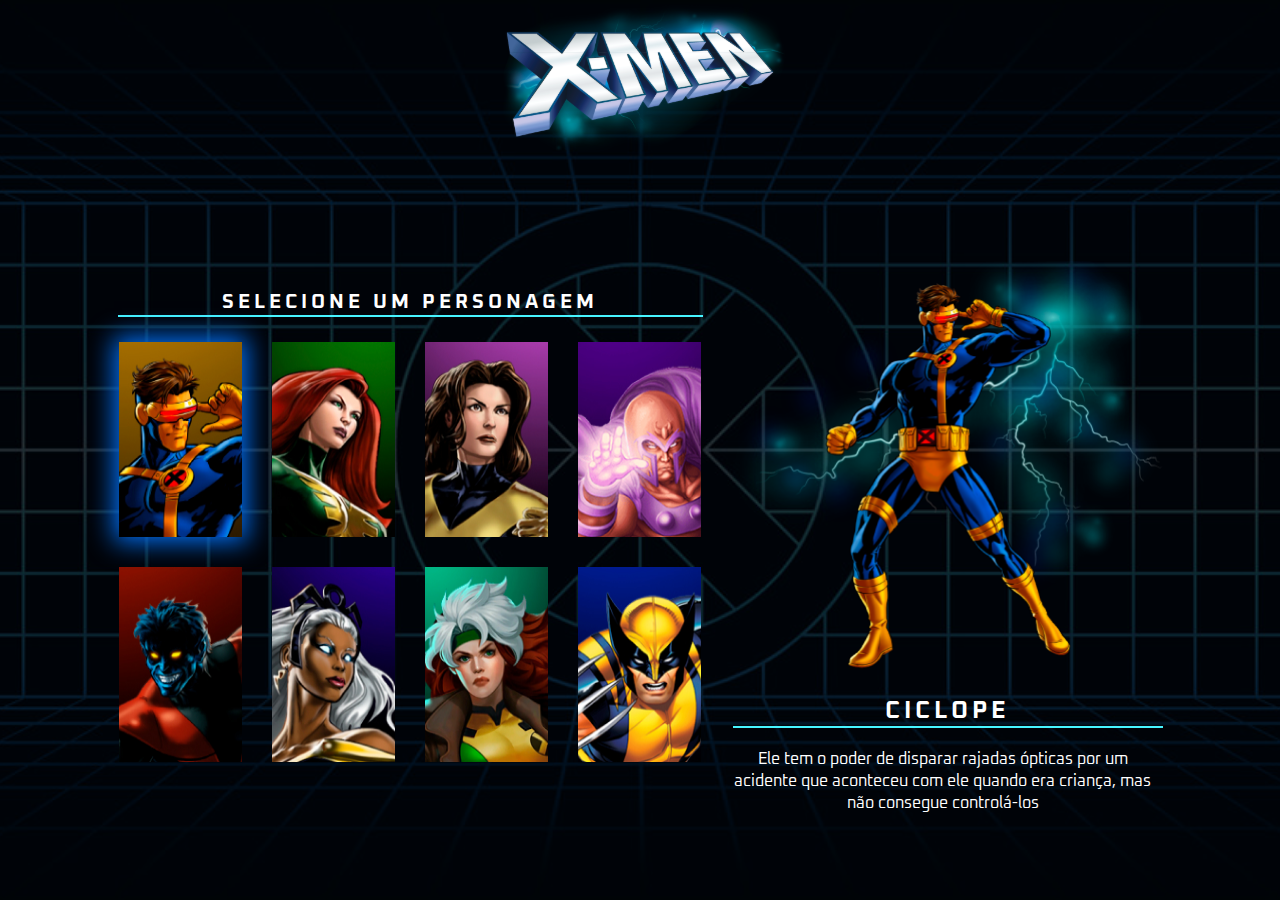
<file: index.html>
<!DOCTYPE html>
<html lang="pt-br">
<head>
    <meta charset="UTF-8">
    <meta name="viewport" content="width=device-width, initial-scale=1.0">
    <title>Projeto X-Men</title>
    <link rel="stylesheet" href="src/css/reset.css">
    <link rel="stylesheet" href="src/css/estilos.css">
    <link rel="stylesheet" href="src/css/reponsivo.css">
    <style>
        @import url('https://fonts.googleapis.com/css2?family=Oxanium:wght@300;400;700&family=Sriracha&display=swap');
        
      </style>
</head>
<body>
    <header class="cabecalho">
        <img src="src/imagens/logo.svg" alt="logo" class="logo">
    </header>
    <main class="selecao-de-personagem">
        <section class="personagens">
            <h1 class="titulo">Selecione um personagem</h1>
            <ul class="lista-de-personagens">
                <li class="personagem selecionado" id="ciclope" data-name="Ciclope" data-description="Ele tem o poder de disparar rajadas ópticas por um acidente que aconteceu com ele quando era criança, mas não consegue controlá-los.">
                    <img src="src/imagens/card-ciclope.jpg" alt="ciclope">
                </li>
                <li class="personagem" id="jean-grey" data-name="Jean Grey" data-description="Jean Grey é uma mutante nível ômega e o principal avatar da Força Fênix, no qual manifesta poderes cósmicos. A telepatia e telecinese.">
                    <img src="src/imagens/card-jean-grey.jpg" alt="Jean Grey">
                </li>
                <li class="personagem" id="lince-negra" data-name="Lince Negra" data-description="Ela tem o poder de atravessar matéria sólida, campos de energia, rajadas ópticas, continuando intacta, e tambem tem o poder de andar no ar.">
                    <img src="src/imagens/card-lince-negra.jpg" alt="Lince Negra">
                </li>
                <li class="personagem" id="magneto" data-name="Magneto" data-description="Ele é classificado como um mutante de nível ômega, seus poderes são incrivelmente vastos. Ele pode controlar e manipular campos magnéticos que vão muito além da habilidade de controlar metal.">
                    <img src="src/imagens/card-magneto.jpg" alt="Magneto">
                </li>
                <li class="personagem" id="noturno" data-name="Noturno" data-description="Ele possui agilidade sobre-humana, e a capacidade de teletransporte, invisibilidade em sombras profundas, e as mãos e os pés aderirem a parede.">
                    <img src="src/imagens/card-noturno.jpg" alt="Noturno">
                </li>
                <li class="personagem" id="tempestade" data-name="Tempestade" data-description="Tem o poder de controlar as forças da natureza, muito poderosa, ela pode produzir raios, chuvas, gelos, ventos, neblina, entre outros efeitos.">
                    <img src="src/imagens/card-tempestade.jpg" alt="Tempestade">
                </li>
                <li class="personagem" id="vampira" data-name="Vampira" data-description="Ela tem o poder de absorver a vitalidade e memória das pessoas que toca ou no caso dos mutantes os poderes e a memória, mas só temporariamente.">
                    <img src="src/imagens/card-vampira.jpg" alt="Vampira">
                </li>
                <li class="personagem" id="wolverine" data-name="Wolverine" data-description="Além de suas mortais garras de adamantium, capazes de cortar qualquer coisa e ele tem um poderoso fator de cura.">
                    <img src="src/imagens/card-wolverine.jpg" alt="Wolverine">
                </li>
                
            </ul>
        </section>
        <section class="personagem-selecionado">
            <img class="personagem-grande" src="src/imagens/card-ciclope.png" alt="Personagem selecionado">
            <div class="informações-personagens">
                <h2 class="nome-personagem" id="nome-personagem">Ciclope</h2>
                <p class="descricao-personagem" id="descricao-personagem"> Ele tem o poder de disparar rajadas ópticas por um acidente que aconteceu com ele quando era criança, mas não consegue controlá-los</p>
            </div>
           

        </section>

    </main>
    <script src="src/js/index.js"></script>
</body>
</html>
</file>
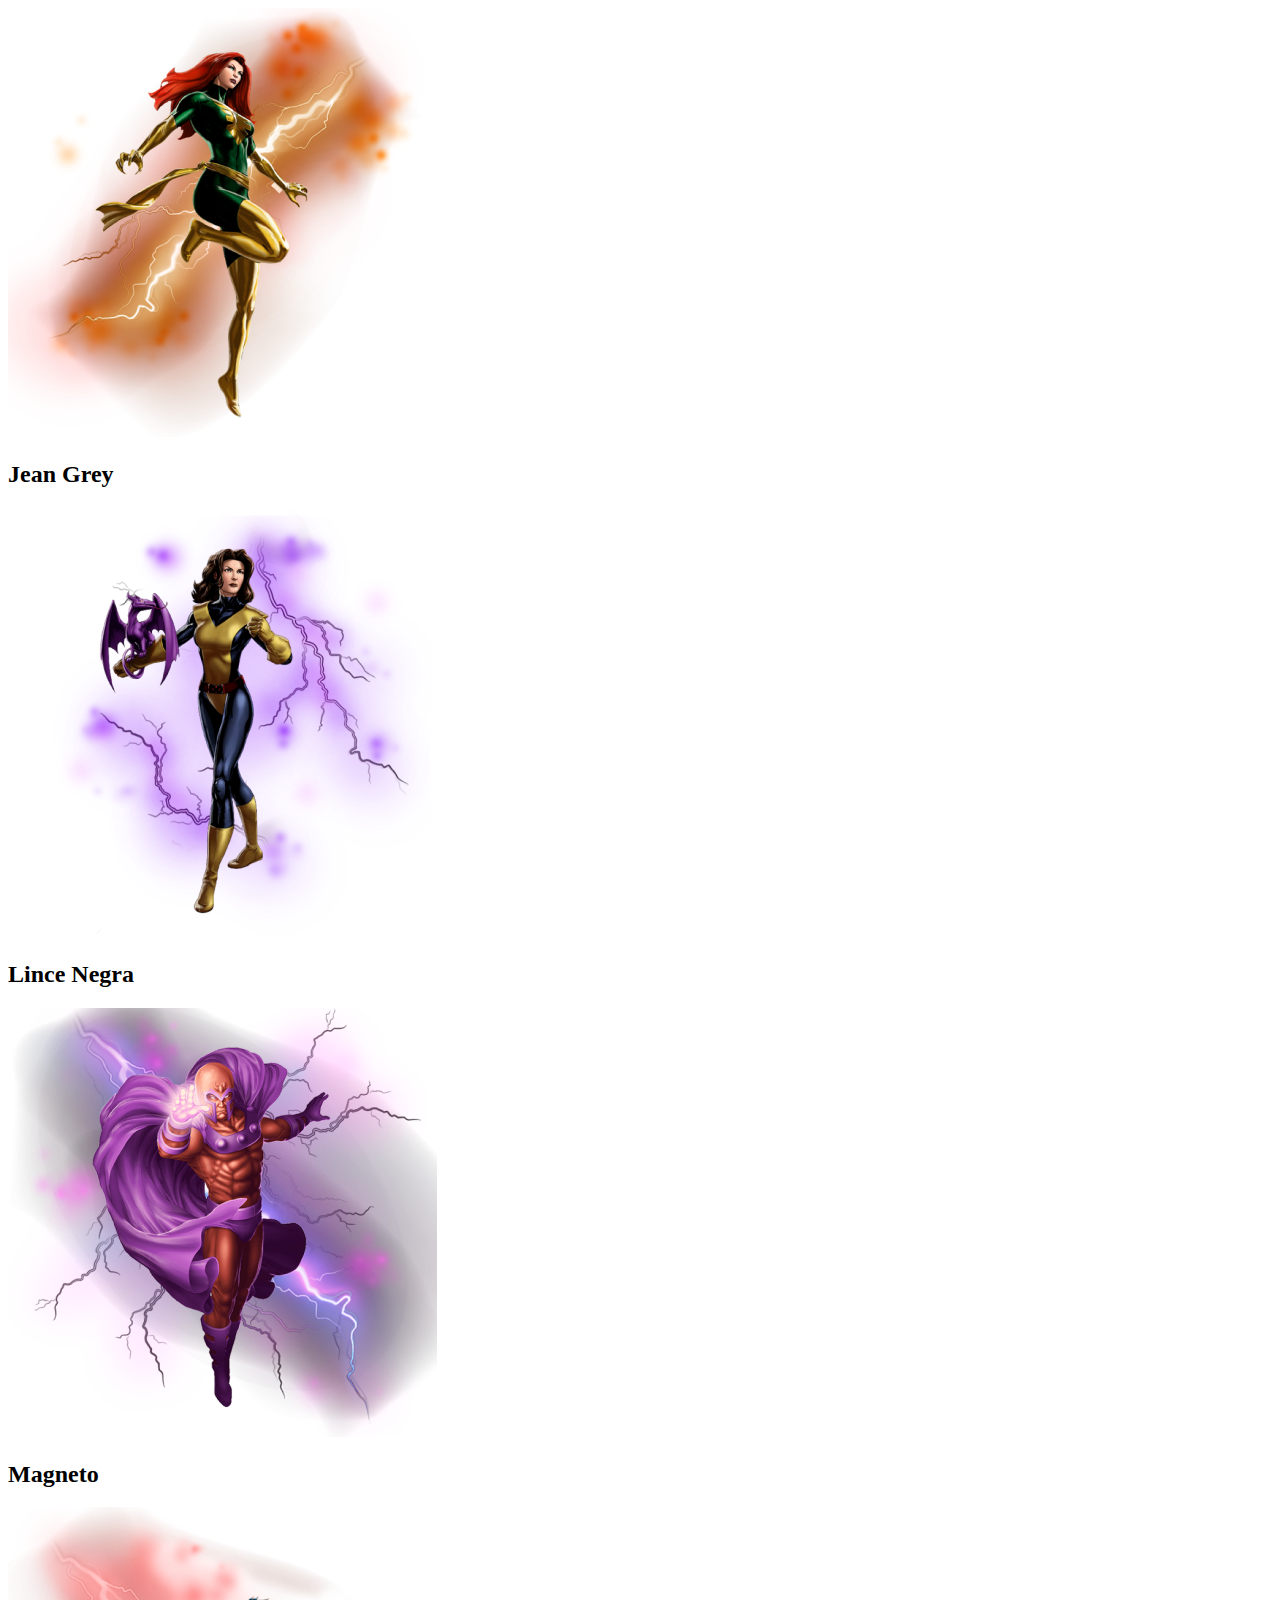
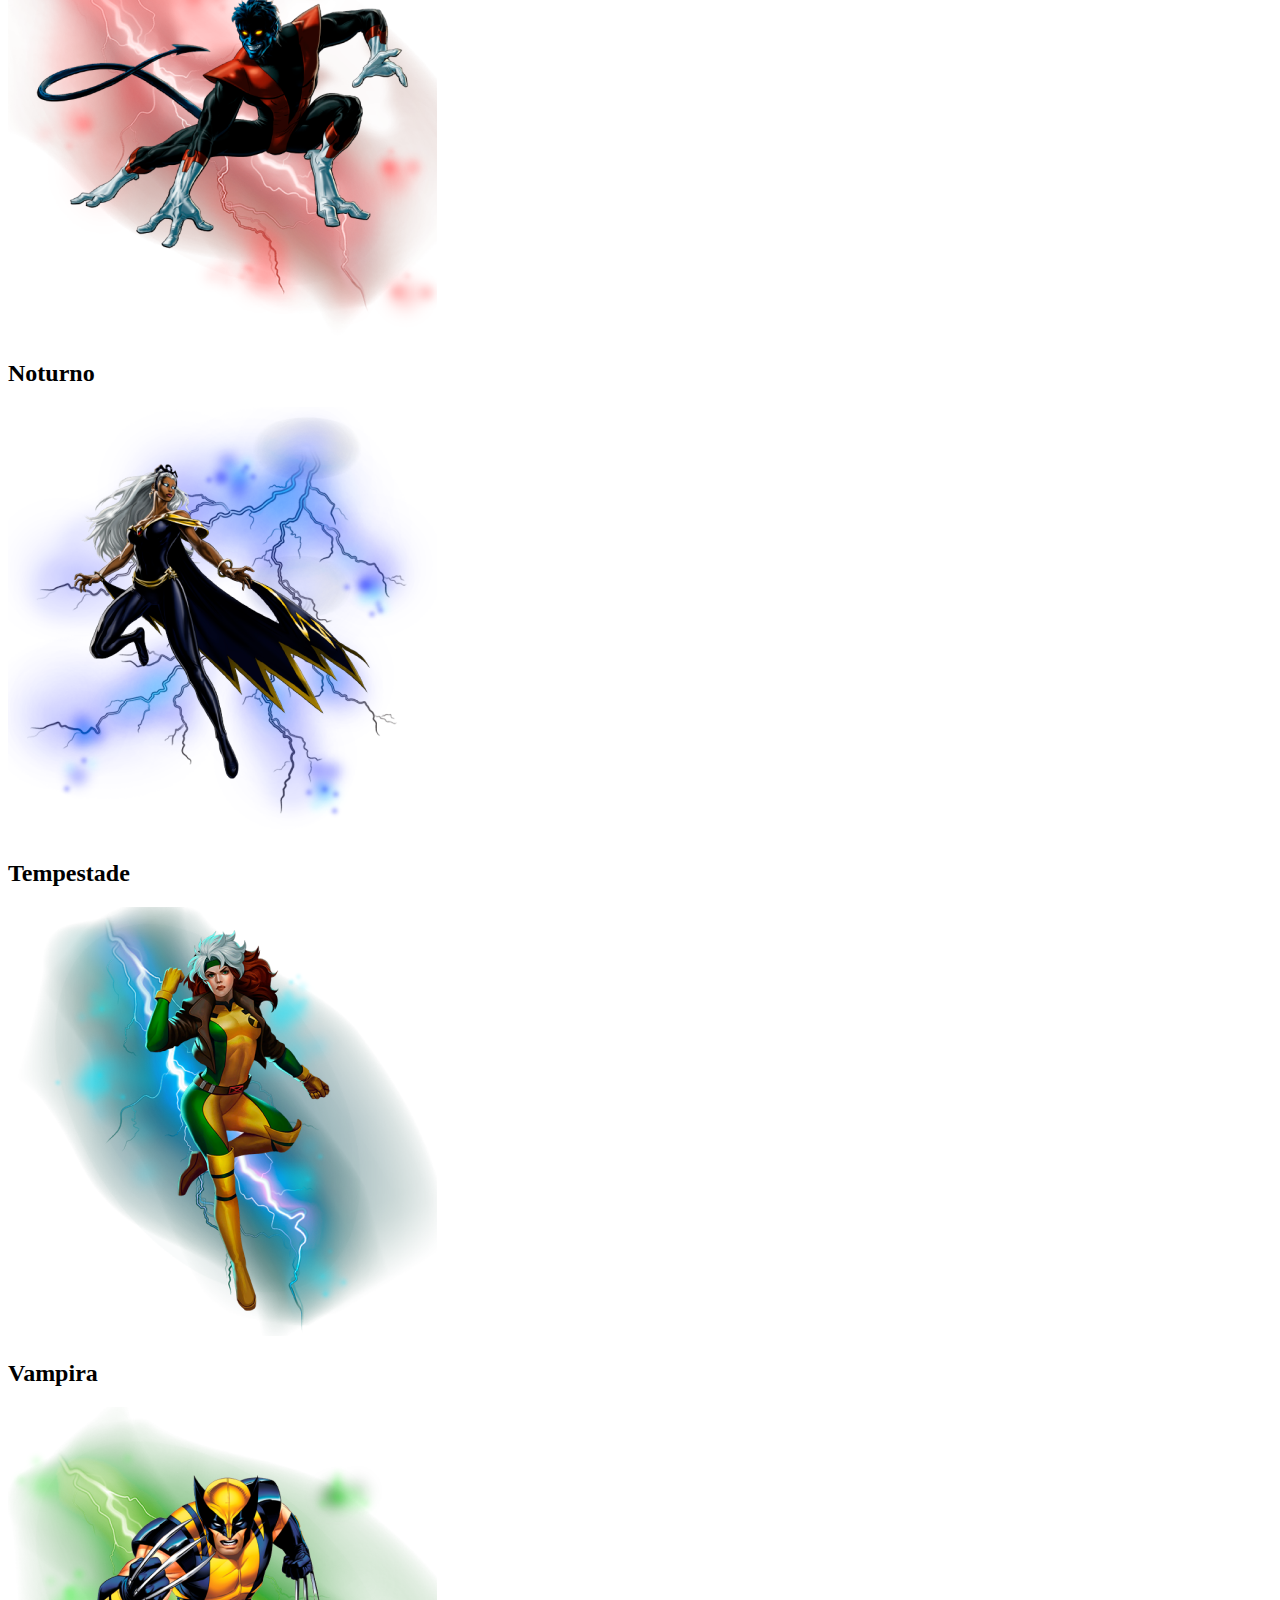
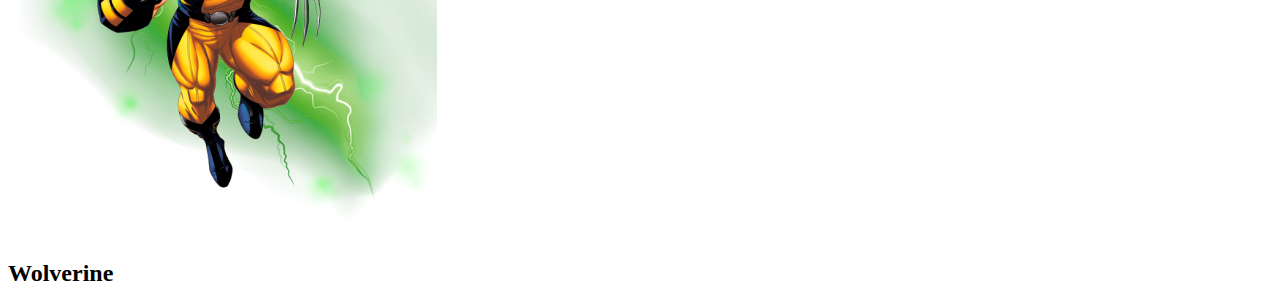
<file: Codigo.html>
<!DOCTYPE html>
<html lang="pt-br">
<head>
    <meta charset="UTF-8">
    <meta name="viewport" content="width=device-width, initial-scale=1.0">
    <title>Document</title>
</head>
<body>
    <img class="personagem-grande" src="src/imagens/card-jean-grey.png" alt="Personagem selecionado">
    <div class="informações-personagens">
        <h2 class="nome-personagem" id="nome-personagem">Jean Grey</h2>
        <p class="descricao-personagem" id="descricao-personagem"> </p>
    </div>
    <img class="personagem-grande" src="src/imagens/card-lince-negra.png" alt="Personagem selecionado">
    <div class="informações-personagens">
        <h2 class="nome-personagem" id="nome-personagem">Lince Negra</h2>
        <p class="descricao-personagem" id="descricao-personagem"> </p>
    </div>
    <img class="personagem-grande" src="src/imagens/card-magneto.png" alt="Personagem selecionado">
    <div class="informações-personagens">
        <h2 class="nome-personagem" id="nome-personagem">Magneto</h2>
        <p class="descricao-personagem" id="descricao-personagem"> </p>
    </div>
    <img class="personagem-grande" src="src/imagens/card-noturno.png" alt="Personagem selecionado">
    <div class="informações-personagens">
        <h2 class="nome-personagem" id="nome-personagem"> Noturno</h2>
        <p class="descricao-personagem" id="descricao-personagem"> </p>
    </div>
    <img class="personagem-grande" src="src/imagens/card-tempestade.png" alt="Personagem selecionado">
    <div class="informações-personagens">
        <h2 class="nome-personagem" id="nome-personagem">Tempestade</h2>
        <p class="descricao-personagem" id="descricao-personagem"> </p>
    </div>
    <img class="personagem-grande" src="src/imagens/card-vampira.png" alt="Personagem selecionado">
    <div class="informações-personagens">
        <h2 class="nome-personagem" id="nome-personagem">Vampira</h2>
        <p class="descricao-personagem" id="descricao-personagem"> </p>
    </div>
    <img class="personagem-grande" src="src/imagens/card-wolverine.png" alt="Personagem selecionado">
    <div class="informações-personagens">
        <h2 class="nome-personagem" id="nome-personagem">Wolverine</h2>
        <p class="descricao-personagem" id="descricao-personagem"> </p>
    </div>
</body>
</html>
</file>
<file: src/css/estilos.css>
@charset "UTF-8";

body {
    font-family: "Oxanium", cursive;
    background-color: black;
    color: white;
}

body::before {
    content: "";
    background-image: url(../imagens/bg-desktop.jpg);
    background-repeat: no-repeat;
    background-size: cover;
    background-position: center;
    width: 100%;
    height: 100%;
    position: absolute;
    z-index: -1;
    opacity: 0.2;
}

.cabecalho {
    display: flex;
    justify-content: center;
}

.selecao-de-personagem {
    display: flex;
    align-items: center;
    gap: 30px;
    min-height: calc(100vh - 152px);
    justify-content: center;
}

.selecao-de-personagem .lista-de-personagens {
    display: flex;
    flex-wrap: wrap;
    gap: 30px;
    justify-content: center;
}

.selecao-de-personagem .personagens {
    display: flex;
    flex-direction: column;
    align-items: center;
    max-width: 585px;
    gap: 25px;
}

.selecao-de-personagem .personagens .titulo {
    font-size: 20px;
    letter-spacing: 4px;
    text-transform: uppercase;
    border-bottom: 2px solid #47f4ff;
    width: 100%;
    text-align: center;
}

.lista-de-personagens .personagem img {
    width: 100%;
    height: 100%;
}

.lista-de-personagens .personagem.selecionado {
    box-shadow: 0px 0px 24px 5px #0271f7;
}

.personagem-selecionado {
    text-align: center;
    max-height: 530px;
}

.personagem-selecionado .personagem-grande {
    width: 430px;
    height: 430px;
}

.personagem-selecionado .nome-personagem {
    border-bottom: 2px solid #47f4ff;
    letter-spacing: 4px;
    text-transform: uppercase;
}

.personagem-selecionado .descricao-personagem {
    font-size: 16px;
    line-height: 22px;
    text-align: center;
    margin-top: 20px;
    width: 420px;
}
</file>
<file: src/css/reponsivo.css>
@charset "UTF-8";

@media (max-width: 1120px){
.cabecalho  .logo{
    max-width: 190px;
 
}
.selecao-de-personagem {
    flex-direction: column-reverse;
    max-width: 430px;
    margin: 0 auto;
}

.selecao-de-personagem .personagens {
    margin-top: 37px;
}

.selecao-de-personagem .personagens .titulo {
    font-size: 15px;
    
}

.selecao-de-personagem .lista-de-personagens {
    gap: 9px;
}

.selecao-de-personagem .personagem img {
    width: 80px;
}

.personagem-selecionado .personagem-grande {
    width: 350px;
    height: 350px;
}

.personagem-selecionado .descricao-personagem {
    width: 80%;
    font-size: 16px;
    margin: 20px auto;
}
}
</file>
